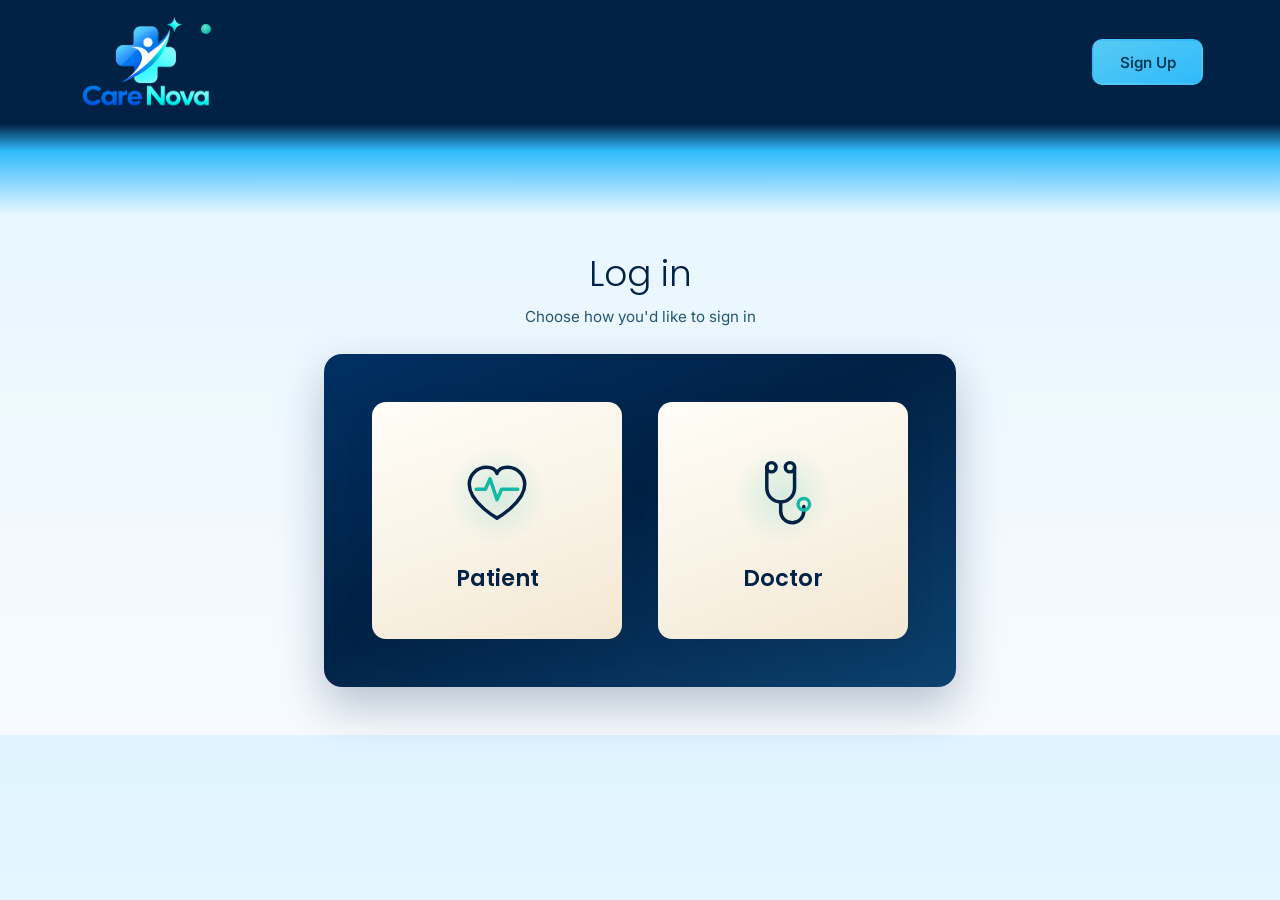
<file: index.html>
<!DOCTYPE html>
<html lang="en">
<head>
    <meta charset="UTF-8">
    <meta name="viewport" content="width=device-width, initial-scale=1.0">
    <title>Care Nova — Login</title>
    <link rel="stylesheet" href="index_ka_style.css">
</head>
<body>

    <!-- Logo / branding bar -->
    <header class="logo">
        <div class="brand">
            <img src="care-nova-logo.png" alt="Care Nova">
            <span class="pulse-dot" aria-hidden="true"></span>
        </div>
        <button class="sign_up" type="button" id="signUpBtn">Sign Up</button>
    </header>

    <!-- Accent bar — nav links will go back in here later -->
    <nav class="bar" aria-label="Main navigation"></nav>

    <!-- Login heading -->
    <div class="page_heading">
        <h1>Log in</h1>
        <p class="page_subheading">Choose how you'd like to sign in</p>
    </div>

    <!-- Login portal -->
    <main class="login_area">
        <div class="login_portal">

            <button class="boxes" type="button" id="patientLoginBtn" aria-label="Continue as Patient">
                <span class="icon_ring">
                    <!-- heartbeat / patient icon -->
                    <svg viewBox="0 0 64 64" width="54" height="54" fill="none" aria-hidden="true">
                        <path d="M32 52C32 52 8 38.5 8 22.8C8 14.6 14.7 8 22.9 8C27 8 30.8 9.9 32 13.4C33.2 9.9 37 8 41.1 8C49.3 8 56 14.6 56 22.8C56 38.5 32 52 32 52Z" stroke="#012145" stroke-width="3" stroke-linejoin="round"/>
                        <path d="M14 27H22L26 18L32 36L36 27H50" stroke="#14B8A6" stroke-width="3" stroke-linecap="round" stroke-linejoin="round"/>
                    </svg>
                </span>
                <p class="box_contents">Patient</p>
            </button>

            <button class="boxes" type="button" id="doctorLoginBtn" aria-label="Continue as Doctor">
                <span class="icon_ring">
                    <!-- stethoscope / doctor icon -->
                    <svg viewBox="0 0 64 64" width="54" height="54" fill="none" aria-hidden="true">
                        <path d="M18 8V26C18 32.6 23.4 38 30 38C36.6 38 42 32.6 42 26V8" stroke="#012145" stroke-width="3" stroke-linecap="round"/>
                        <line x1="18" y1="8" x2="18" y2="8" stroke="#012145" stroke-width="3" stroke-linecap="round"/>
                        <circle cx="22" cy="8" r="4" stroke="#012145" stroke-width="3"/>
                        <circle cx="38" cy="8" r="4" stroke="#012145" stroke-width="3"/>
                        <path d="M30 38V46C30 51.5 34.5 56 40 56C45.5 56 50 51.5 50 46V42" stroke="#012145" stroke-width="3" stroke-linecap="round"/>
                        <circle cx="50" cy="40" r="5" stroke="#14B8A6" stroke-width="3"/>
                    </svg>
                </span>
                <p class="box_contents">Doctor</p>
            </button>

        </div>
    </main>

    <script src="script1.js"></script>
</body>
</html>
</file>
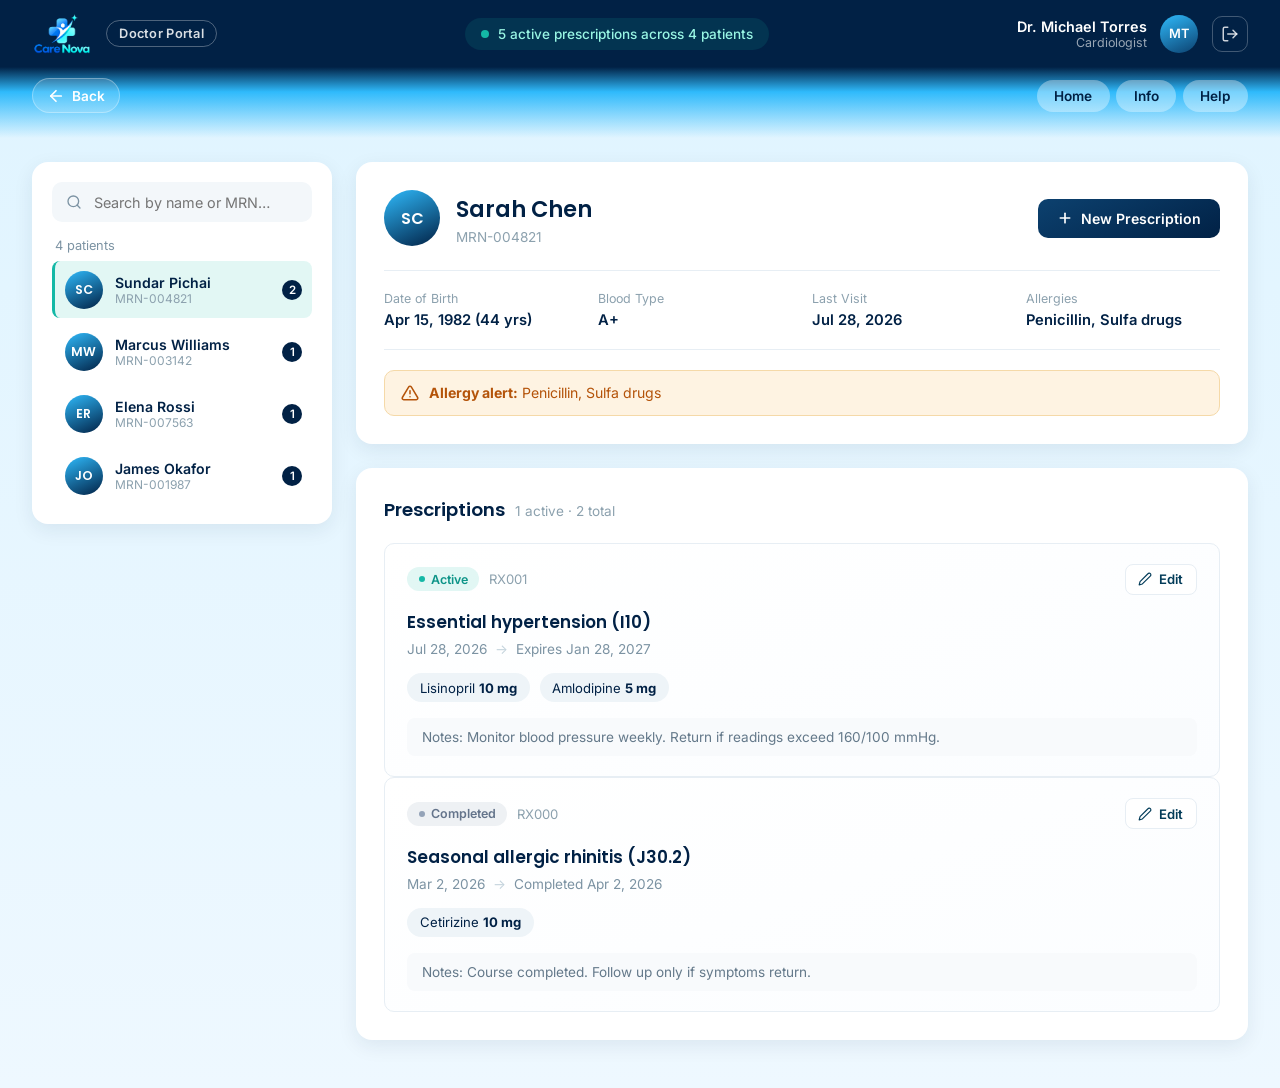
<file: doctor-portal.html>
<!DOCTYPE html>
<html lang="en">
<head>
    <meta charset="UTF-8">
    <meta name="viewport" content="width=device-width, initial-scale=1.0">
    <title>Care Nova — Doctor Portal</title>
    <link rel="stylesheet" href="doctor_style.css">
</head>
<body>

    <!-- Top bar -->
    <header class="dp_topbar">
        <button class="dp_brand" type="button" id="brandLogoBtn" aria-label="Back to login">
            <img src="care-nova-logo.png" alt="Care Nova">
            <span class="dp_portal_badge">Doctor Portal</span>
        </button>

        <div class="dp_summary_pill">
            <span class="dp_pulse" aria-hidden="true"></span>
            5 active prescriptions across 4 patients
        </div>

        <div class="dp_profile">
            <div class="dp_profile_text">
                <span class="dp_profile_name">Dr. Michael Torres</span>
                <span class="dp_profile_role">Cardiologist</span>
            </div>
            <div class="dp_avatar">MT</div>
            <button class="dp_logout" type="button" id="logoutBtn" aria-label="Log out">
                <svg viewBox="0 0 24 24" width="18" height="18" fill="none" stroke="currentColor" stroke-width="2" stroke-linecap="round" stroke-linejoin="round" aria-hidden="true">
                    <path d="M9 21H5a2 2 0 0 1-2-2V5a2 2 0 0 1 2-2h4"/>
                    <polyline points="16 17 21 12 16 7"/>
                    <line x1="21" y1="12" x2="9" y2="12"/>
                </svg>
            </button>
        </div>
    </header>

    <!-- Secondary navbar: back button + page links -->
    <nav class="dp_navbar" aria-label="Portal navigation">
        <button class="dp_back_btn" type="button" id="backBtn" aria-label="Go back">
            <svg viewBox="0 0 24 24" width="18" height="18" fill="none" stroke="currentColor" stroke-width="2.25" stroke-linecap="round" stroke-linejoin="round" aria-hidden="true">
                <line x1="19" y1="12" x2="5" y2="12"/>
                <polyline points="12 19 5 12 12 5"/>
            </svg>
            Back
        </button>

        <div class="dp_nav_links">
            <button class="dp_nav_link" type="button" data-page="Home">Home</button>
            <button class="dp_nav_link" type="button" data-page="Info">Info</button>
            <button class="dp_nav_link" type="button" data-page="Help">Help</button>
        </div>
    </nav>

    <div class="dp_layout">

        <!-- Sidebar: patient list -->
        <aside class="dp_sidebar" aria-label="Patient list">
            <label class="dp_search">
                <svg viewBox="0 0 24 24" width="18" height="18" fill="none" stroke="currentColor" stroke-width="2" stroke-linecap="round" stroke-linejoin="round" aria-hidden="true">
                    <circle cx="11" cy="11" r="8"/>
                    <line x1="21" y1="21" x2="16.65" y2="16.65"/>
                </svg>
                <input type="text" id="patientSearchInput" placeholder="Search by name or MRN…">
            </label>

            <p class="dp_patient_count" id="patientCount">4 patients</p>

            <ul class="dp_patient_list" id="patientList">
                <li>
                    <button class="dp_patient_item is_active" type="button" data-patient-id="sarah-chen">
                        <span class="dp_patient_avatar">SC</span>
                        <span class="dp_patient_info">
                            <span class="dp_patient_name">Sundar Pichai</span>
                            <span class="dp_patient_mrn">MRN-004821</span>
                        </span>
                        <span class="dp_patient_badge">2</span>
                    </button>
                </li>
                <li>
                    <button class="dp_patient_item" type="button" data-patient-id="marcus-williams">
                        <span class="dp_patient_avatar">MW</span>
                        <span class="dp_patient_info">
                            <span class="dp_patient_name">Marcus Williams</span>
                            <span class="dp_patient_mrn">MRN-003142</span>
                        </span>
                        <span class="dp_patient_badge">1</span>
                    </button>
                </li>
                <li>
                    <button class="dp_patient_item" type="button" data-patient-id="elena-rossi">
                        <span class="dp_patient_avatar">ER</span>
                        <span class="dp_patient_info">
                            <span class="dp_patient_name">Elena Rossi</span>
                            <span class="dp_patient_mrn">MRN-007563</span>
                        </span>
                        <span class="dp_patient_badge">1</span>
                    </button>
                </li>
                <li>
                    <button class="dp_patient_item" type="button" data-patient-id="james-okafor">
                        <span class="dp_patient_avatar">JO</span>
                        <span class="dp_patient_info">
                            <span class="dp_patient_name">James Okafor</span>
                            <span class="dp_patient_mrn">MRN-001987</span>
                        </span>
                        <span class="dp_patient_badge">1</span>
                    </button>
                </li>
            </ul>
        </aside>

        <!-- Main panel -->
        <main class="dp_main">

            <section class="dp_patient_card">
                <div class="dp_patient_card_top">
                    <div class="dp_patient_headline">
                        <span class="dp_patient_avatar dp_patient_avatar_lg" id="patientAvatar">SC</span>
                        <div>
                            <h1 id="patientName">Sundar Pichai</h1>
                            <p class="dp_mrn" id="patientMrn">MRN-004821</p>
                        </div>
                    </div>
                    <button class="dp_primary_btn" type="button" id="newRxBtn">
                        <svg viewBox="0 0 24 24" width="16" height="16" fill="none" stroke="currentColor" stroke-width="2.5" stroke-linecap="round" aria-hidden="true">
                            <line x1="12" y1="5" x2="12" y2="19"/>
                            <line x1="5" y1="12" x2="19" y2="12"/>
                        </svg>
                        New Prescription
                    </button>
                </div>

                <div class="dp_info_grid">
                    <div>
                        <span class="dp_info_label">Date of Birth</span>
                        <span class="dp_info_value" id="infoDob">Apr 15, 1982 (44 yrs)</span>
                    </div>
                    <div>
                        <span class="dp_info_label">Blood Type</span>
                        <span class="dp_info_value" id="infoBlood">A+</span>
                    </div>
                    <div>
                        <span class="dp_info_label">Last Visit</span>
                        <span class="dp_info_value" id="infoLastVisit">Jul 28, 2026</span>
                    </div>
                    <div>
                        <span class="dp_info_label">Allergies</span>
                        <span class="dp_info_value" id="infoAllergies">Penicillin, Sulfa drugs</span>
                    </div>
                </div>

                <div class="dp_allergy_alert" id="allergyAlert">
                    <svg viewBox="0 0 24 24" width="18" height="18" fill="none" stroke="currentColor" stroke-width="2" stroke-linecap="round" stroke-linejoin="round" aria-hidden="true">
                        <path d="M10.29 3.86 1.82 18a2 2 0 0 0 1.71 3h16.94a2 2 0 0 0 1.71-3L13.71 3.86a2 2 0 0 0-3.42 0Z"/>
                        <line x1="12" y1="9" x2="12" y2="13"/>
                        <line x1="12" y1="17" x2="12.01" y2="17"/>
                    </svg>
                    <span><strong>Allergy alert:</strong> <span id="allergyAlertText">Penicillin, Sulfa drugs</span></span>
                </div>
            </section>

            <section class="dp_prescriptions">
                <div class="dp_prescriptions_header">
                    <h2>Prescriptions</h2>
                    <span class="dp_prescriptions_meta" id="rxMeta">2 active · 2 total</span>
                </div>

                <!-- Prescription cards get generated into here by doctor.js -->
                <div id="rxList"></div>
            </section>

        </main>
    </div>

    <script src="doctor.js"></script>
</body>
</html>
</file>
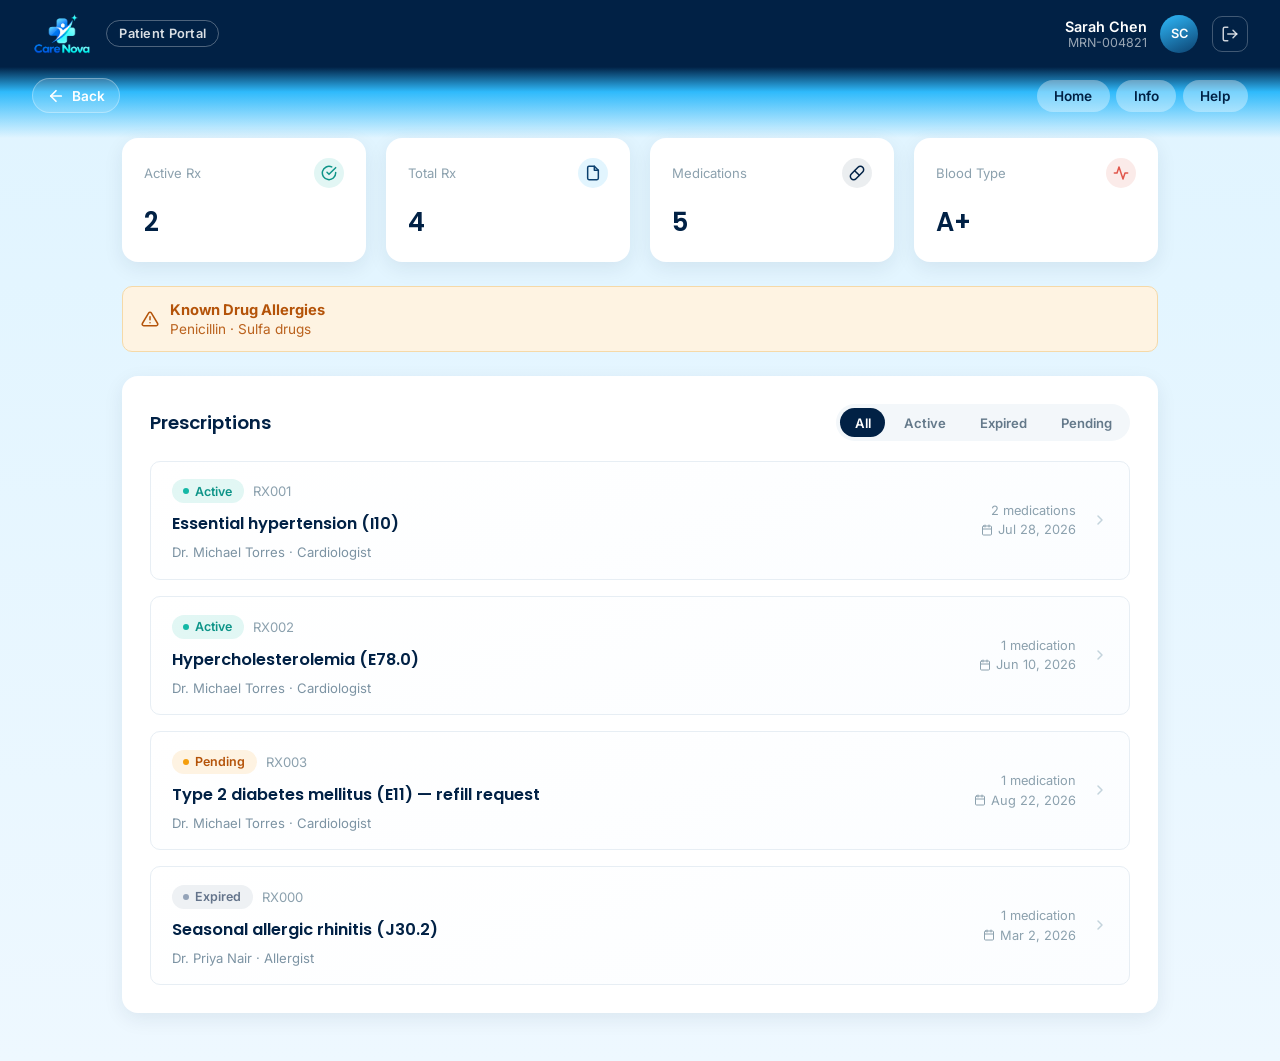
<file: patient-portal.html>
<!DOCTYPE html>
<html lang="en">
<head>
    <meta charset="UTF-8">
    <meta name="viewport" content="width=device-width, initial-scale=1.0">
    <title>Care Nova — Patient Portal</title>
    <link rel="stylesheet" href="patient_style.css">
</head>
<body>
     <!-- Ye file add krna baki hai!!-->

    <!-- Top bar -->
    <header class="pp_topbar">
        <button class="pp_brand" type="button" id="brandLogoBtn" aria-label="Back to login">
            <img src="care-nova-logo.png" alt="Care Nova">
            <span class="pp_portal_badge">Patient Portal</span>
        </button>

        <div class="pp_profile">
            <div class="pp_profile_text">
                <span class="pp_profile_name">Sarah Chen</span>
                <span class="pp_profile_role">MRN-004821</span>
            </div>
            <div class="pp_avatar">SC</div>
            <button class="pp_logout" type="button" id="logoutBtn" aria-label="Log out">
                <svg viewBox="0 0 24 24" width="18" height="18" fill="none" stroke="currentColor" stroke-width="2" stroke-linecap="round" stroke-linejoin="round" aria-hidden="true">
                    <path d="M9 21H5a2 2 0 0 1-2-2V5a2 2 0 0 1 2-2h4"/>
                    <polyline points="16 17 21 12 16 7"/>
                    <line x1="21" y1="12" x2="9" y2="12"/>
                </svg>
            </button>
        </div>
    </header>

    <!-- Secondary navbar: back button + page links -->
    <nav class="pp_navbar" aria-label="Portal navigation">
        <button class="pp_back_btn" type="button" id="backBtn" aria-label="Go back">
            <svg viewBox="0 0 24 24" width="18" height="18" fill="none" stroke="currentColor" stroke-width="2.25" stroke-linecap="round" stroke-linejoin="round" aria-hidden="true">
                <line x1="19" y1="12" x2="5" y2="12"/>
                <polyline points="12 19 5 12 12 5"/>
            </svg>
            Back
        </button>

        <div class="pp_nav_links">
            <button class="pp_nav_link" type="button" data-page="Home">Home</button>
            <button class="pp_nav_link" type="button" data-page="Info">Info</button>
            <button class="pp_nav_link" type="button" data-page="Help">Help</button>
        </div>
    </nav>

    <main class="pp_main">

        <!-- Stat cards -->
        <section class="pp_stats" aria-label="Overview">
            <div class="pp_stat_card">
                <div class="pp_stat_top">
                    <span class="pp_stat_label">Active Rx</span>
                    <span class="pp_stat_icon pp_icon_teal">
                        <svg viewBox="0 0 24 24" width="16" height="16" fill="none" stroke="currentColor" stroke-width="2.25" stroke-linecap="round" stroke-linejoin="round" aria-hidden="true">
                            <path d="M22 11.08V12a10 10 0 1 1-5.93-9.14"/>
                            <polyline points="22 4 12 14.01 9 11.01"/>
                        </svg>
                    </span>
                </div>
                <span class="pp_stat_value" id="statActive">2</span>
            </div>

            <div class="pp_stat_card">
                <div class="pp_stat_top">
                    <span class="pp_stat_label">Total Rx</span>
                    <span class="pp_stat_icon pp_icon_sky">
                        <svg viewBox="0 0 24 24" width="16" height="16" fill="none" stroke="currentColor" stroke-width="2.25" stroke-linecap="round" stroke-linejoin="round" aria-hidden="true">
                            <path d="M14 2H6a2 2 0 0 0-2 2v16a2 2 0 0 0 2 2h12a2 2 0 0 0 2-2V8z"/>
                            <polyline points="14 2 14 8 20 8"/>
                        </svg>
                    </span>
                </div>
                <span class="pp_stat_value" id="statTotal">4</span>
            </div>

            <div class="pp_stat_card">
                <div class="pp_stat_top">
                    <span class="pp_stat_label">Medications</span>
                    <span class="pp_stat_icon pp_icon_navy">
                        <svg viewBox="0 0 24 24" width="16" height="16" fill="none" stroke="currentColor" stroke-width="2.25" stroke-linecap="round" stroke-linejoin="round" aria-hidden="true">
                            <path d="m10.5 20.5 10-10a4.95 4.95 0 1 0-7-7l-10 10a4.95 4.95 0 1 0 7 7Z"/>
                            <line x1="8.5" y1="8.5" x2="15.5" y2="15.5"/>
                        </svg>
                    </span>
                </div>
                <span class="pp_stat_value" id="statMeds">5</span>
            </div>

            <div class="pp_stat_card">
                <div class="pp_stat_top">
                    <span class="pp_stat_label">Blood Type</span>
                    <span class="pp_stat_icon pp_icon_coral">
                        <svg viewBox="0 0 24 24" width="16" height="16" fill="none" stroke="currentColor" stroke-width="2.25" stroke-linecap="round" stroke-linejoin="round" aria-hidden="true">
                            <path d="M22 12h-4l-3 9L9 3l-3 9H2"/>
                        </svg>
                    </span>
                </div>
                <span class="pp_stat_value">A+</span>
            </div>
        </section>

        <!-- Allergy alert -->
        <div class="pp_allergy_alert">
            <svg viewBox="0 0 24 24" width="18" height="18" fill="none" stroke="currentColor" stroke-width="2" stroke-linecap="round" stroke-linejoin="round" aria-hidden="true">
                <path d="M10.29 3.86 1.82 18a2 2 0 0 0 1.71 3h16.94a2 2 0 0 0 1.71-3L13.71 3.86a2 2 0 0 0-3.42 0Z"/>
                <line x1="12" y1="9" x2="12" y2="13"/>
                <line x1="12" y1="17" x2="12.01" y2="17"/>
            </svg>
            <span>
                <strong>Known Drug Allergies</strong>
                <span class="pp_allergy_list">Penicillin · Sulfa drugs</span>
            </span>
        </div>

        <!-- Prescriptions -->
        <section class="pp_prescriptions">
            <div class="pp_prescriptions_header">
                <h2>Prescriptions</h2>
                <div class="pp_filter_tabs" id="filterTabs">
                    <button class="pp_filter_tab is_active" type="button" data-filter="all">All</button>
                    <button class="pp_filter_tab" type="button" data-filter="active">Active</button>
                    <button class="pp_filter_tab" type="button" data-filter="expired">Expired</button>
                    <button class="pp_filter_tab" type="button" data-filter="pending">Pending</button>
                </div>
            </div>

            <!-- Prescription cards get generated into here by patient.js -->
            <div id="rxList"></div>
        </section>

    </main>

    <script src="patient.js"></script>
</body>
</html>
</file>
<file: index_ka_style.css>
/* =========================================================
   Care Nova — Login Page
   Palette:
     --navy      #012145  (brand / dark surfaces)
     --sky       #2FBAFB  (primary accent / interactive)
     --sky-soft  #C7F3FC  (light accent / dividers)
     --ice       #DFF4FF  (page background)
     --cream     #F9F3E6  (card surfaces)
     --ink       #033C59  (body text on light)
     --vital     #14B8A6  (signature "vital pulse" accent)
   Type:
     Display / headings : "Poppins"
     Body / UI           : "Inter"

   Signature idea: a "vital pulse" motif — the badge dot on the
   logo and the glowing ring behind each portal icon share the
   same teal accent and pulse animation, so the one recurring
   visual idea is "a sign of life", fitting a care platform.
   ========================================================= */

@import url('https://fonts.googleapis.com/css2?family=Poppins:wght@300;500;600;700&family=Inter:wght@400;500;600&display=swap');

:root{
    --navy: #012145;
    --navy-soft: #0C416F;
    --sky: #2FBAFB;
    --sky-deep: rgb(47, 186, 251);
    --sky-soft: rgb(199, 243, 252);
    --ice: rgb(223, 244, 255);
    --cream: rgb(249, 243, 230);
    --ink: rgb(3, 60, 89);
    --vital: #14B8A6;

    --radius-md: 10px;
    --radius-lg: 18px;
    --shadow-card: 0 8px 24px rgba(1, 33, 69, 0.18);
    --shadow-card-hover: 0 14px 32px rgba(1, 33, 69, 0.28);
}

*{
    box-sizing: border-box;
}

body{
    margin: 0;
    background: linear-gradient(180deg, rgb(223, 244, 255) 0%, rgb(238, 248, 255) 55%, rgb(247, 251, 255) 100%);
    font-family: 'Inter', sans-serif;
    color: var(--ink);
}

/* ---------- Logo / branding bar ---------- */

.logo{
    background: var(--navy);
    padding: 1rem 6%;
    display: flex;
    justify-content: space-between;
    align-items: center;
    gap: 1rem;
    flex-wrap: wrap;
}

/* Logo, with the "vital pulse" badge back on as a live-status
   dot sitting on the logo mark. */
.brand{
    position: relative;
    display: inline-flex;
    align-items: center;
}

.brand img{
    height: clamp(64px, 9vw, 92px);
    width: auto;
    display: block;
}

.pulse-dot{
    position: absolute;
    top: 6px;
    right: 2px;
    width: 14px;
    height: 14px;
    border-radius: 50%;
    background: radial-gradient(circle at 35% 30%, #5EEAD4, var(--vital) 70%);
    border: 2px solid var(--navy);
    box-shadow: 0 0 0 0 rgba(20, 184, 166, 0.7);
    animation: pulse 2s ease-out infinite;
}

@keyframes pulse{
    0%   { box-shadow: 0 0 0 0 rgba(20, 184, 166, 0.65); }
    70%  { box-shadow: 0 0 0 10px rgba(20, 184, 166, 0); }
    100% { box-shadow: 0 0 0 0 rgba(20, 184, 166, 0); }
}

@media (prefers-reduced-motion: reduce){
    .pulse-dot{ animation: none; }
}

.sign_up{
    background: linear-gradient(155deg, #57CAF3 0%, var(--sky) 100%);
    color: var(--ink);
    border: 2px solid transparent;
    border-radius: var(--radius-md);
    padding: 0.7rem 1.6rem;
    font-family: 'Inter', sans-serif;
    font-weight: 600;
    font-size: 0.95rem;
    cursor: pointer;
    transition: transform 0.15s ease-out, box-shadow 0.15s ease-out, background-color 0.15s ease-out;
    white-space: nowrap;
}

.sign_up:hover{
    background: linear-gradient(155deg, #7ED8F8 0%, #57CAF3 100%);
    transform: translateY(-2px);
    box-shadow: 0 6px 16px rgba(47, 186, 251, 0.4);
}

.sign_up:focus-visible{
    outline: 3px solid var(--vital);
    outline-offset: 2px;
}

/* ---------- Nav bar ---------- */
/* Fades from the navy header into the sky-blue bar so the two
   don't meet on a hard seam, then the bar itself fades toward
   the page background instead of handing off to a second flat
   band of color. */

/* Accent band under the header. No nav content on the login
   screen right now, so instead of a flat colored block it
   fades from the header's navy, through sky-blue, down to
   transparent — reads as an intentional glow rather than an
   empty bar. When nav links come back, give .bar a fixed
   min-height and re-add padding so they sit inside it. */
.bar{
    height: 90px;
    background: linear-gradient(
        180deg,
        var(--navy) 0%,
        var(--sky-deep) 30%,
        rgba(47, 186, 251, 0) 100%
    );
}

.butt{
    padding: 0.5rem 1.1rem;
    font-family: 'Inter', sans-serif;
    font-weight: 600;
    font-size: 0.9rem;
    letter-spacing: 0.02em;
    color: var(--navy);
    background: rgba(255, 255, 255, 0.35);
    border: none;
    border-radius: 999px;
    cursor: pointer;
    transition: background-color 0.15s ease, color 0.15s ease;
}

.butt:hover{
    background-color: rgba(255, 255, 255, 0.7);
}

.butt:focus-visible{
    outline: 3px solid var(--navy);
    outline-offset: 1px;
}

/* ---------- "Log in" heading ---------- */

h1{
    font-family: 'Poppins', sans-serif;
    font-weight: 300;
    color: var(--navy);
    font-size: clamp(1.6rem, 4vw, 2.25rem);
    margin: 0;
}

.page_heading{
    text-align: center;
    padding: 2rem 1rem 0;
}

.page_subheading{
    text-align: center;
    color: var(--ink);
    font-family: 'Inter', sans-serif;
    font-size: 0.95rem;
    opacity: 0.85;
    margin: 0.35rem 0 0;
}

/* ---------- Login portal ---------- */

.login_area{
    display: flex;
    justify-content: center;
    align-items: center;
    padding: 1.75rem 5% 3rem;
}

.login_portal{
    display: flex;
    justify-content: center;
    align-items: stretch;
    flex-wrap: wrap;
    gap: 2.25rem;
    width: fit-content;
    max-width: 100%;
    padding: 3rem;
    background: linear-gradient(155deg, #013063 0%, var(--navy) 45%, var(--navy-soft) 100%);
    border-radius: var(--radius-lg);
    box-shadow: 0 20px 45px rgba(1, 33, 69, 0.25);
}

.boxes{
    display: flex;
    flex-direction: column;
    justify-content: center;
    align-items: center;
    gap: 1.1rem;
    padding: 2.75rem 3rem;
    width: 250px;
    max-width: 100%;
    background: linear-gradient(160deg, #FFFDF7 0%, var(--cream) 55%, #F2E7D2 100%);
    border: none;
    border-radius: 14px;
    cursor: pointer;
    font: inherit;
    text-align: center;
    transition: transform 0.2s ease-out, box-shadow 0.2s ease-out;
    box-shadow: var(--shadow-card);
}

.boxes:hover,
.boxes:focus-visible{
    transform: translateY(-6px);
    box-shadow: var(--shadow-card-hover);
}

.boxes:focus-visible{
    outline: 3px solid var(--vital);
    outline-offset: 3px;
}

.icon_ring{
    display: flex;
    align-items: center;
    justify-content: center;
    width: 98px;
    height: 98px;
    border-radius: 50%;
    background: radial-gradient(circle, rgba(20, 184, 166, 0.16) 0%, rgba(20, 184, 166, 0) 72%);
    transition: background 0.2s ease-out;
}

.boxes:hover .icon_ring,
.boxes:focus-visible .icon_ring{
    background: radial-gradient(circle, rgba(20, 184, 166, 0.3) 0%, rgba(20, 184, 166, 0) 75%);
}

.icon_ring svg{
    width: 74px;
    height: 74px;
    transition: filter 0.2s ease-out;
}

.boxes:hover .icon_ring svg,
.boxes:focus-visible .icon_ring svg{
    filter: drop-shadow(0 0 8px rgba(20, 184, 166, 0.75));
}

.box_contents{
    color: var(--navy);
    font-family: 'Poppins', sans-serif;
    font-weight: 600;
    font-size: 1.4rem;
    margin: 0;
}

/* ---------- Responsive breakpoints ---------- */

@media (max-width: 900px){
    .logo{
        padding: 1rem 5%;
    }
}

@media (max-width: 600px){
    .logo{
        justify-content: space-between;
        padding: 0.85rem 5%;
    }

    .brand img{
        height: 40px;
    }

    .sign_up{
        padding: 0.55rem 1.1rem;
        font-size: 0.85rem;
    }

    .bar{
        gap: 0.35rem;
    }

    .butt{
        font-size: 0.8rem;
        padding: 0.45rem 0.8rem;
    }

    .login_portal{
        flex-direction: column;
        gap: 1.5rem;
        padding: 2rem;
    }

    .boxes{
        width: 100%;
        max-width: 280px;
        padding: 2.25rem 2rem;
    }

    .icon_ring{
        width: 80px;
        height: 80px;
    }

    .icon_ring svg{
        width: 44px;
        height: 44px;
    }
}

/* ---------- Toast (small pop-up confirmation message) ---------- */
/* Used by script.js to show quick feedback like "Coming soon!"
   without needing a real backend or a browser alert() popup. */

.toast{
    position: fixed;
    left: 50%;
    bottom: 2rem;
    transform: translateX(-50%) translateY(20px);
    background: var(--navy);
    color: #fff;
    font-family: 'Inter', sans-serif;
    font-size: 0.9rem;
    font-weight: 500;
    padding: 0.9rem 1.5rem;
    border-radius: 999px;
    box-shadow: 0 10px 30px rgba(1, 33, 69, 0.35);
    opacity: 0;
    pointer-events: none;
    transition: opacity 0.25s ease-out, transform 0.25s ease-out;
    z-index: 1000;
}

.toast.is_visible{
    opacity: 1;
    transform: translateX(-50%) translateY(0);
}
</file>
<file: doctor_style.css>
/* =========================================================
   Care Nova — Doctor Portal
   Shares the login page's palette and type system so this
   reads as the same product:
     --navy   #012145   --sky    #2FBAFB   --cream #F9F3E6
     --ink    #033C59   --vital  #14B8A6   (the "signature" teal)
   Display: Poppins  |  Body/UI: Inter
   ========================================================= */

@import url('https://fonts.googleapis.com/css2?family=Poppins:wght@300;500;600;700&family=Inter:wght@400;500;600&display=swap');

:root{
    --navy: #012145;
    --navy-soft: #0C416F;
    --sky: #2FBAFB;
    --sky-deep: rgb(47, 186, 251);
    --ink: rgb(3, 60, 89);
    --cream: rgb(249, 243, 230);
    --vital: #14B8A6;
    --vital-tint: rgba(20, 184, 166, 0.12);

    --warn: #B45309;
    --warn-bg: #FEF3E2;
    --warn-border: #F5D9A8;

    --line: #E7EEF4;

    --radius-md: 10px;
    --radius-lg: 16px;
    --shadow-card: 0 6px 20px rgba(1, 33, 69, 0.08);
}

*{
    box-sizing: border-box;
}

body{
    margin: 0;
    background: linear-gradient(180deg, rgb(223, 244, 255) 0%, rgb(238, 248, 255) 100%);
    font-family: 'Inter', sans-serif;
    color: var(--ink);
    min-height: 100vh;
}

button{
    font: inherit;
}

/* ---------- Top bar ---------- */

.dp_topbar{
    background: var(--navy);
    display: flex;
    align-items: center;
    justify-content: space-between;
    gap: 1.5rem;
    padding: 0.85rem 2rem;
    flex-wrap: wrap;
}

.dp_brand{
    display: flex;
    align-items: center;
    gap: 0.9rem;
    background: none;
    border: none;
    padding: 0;
    cursor: pointer;
}

.dp_brand:focus-visible{
    outline: 2px solid var(--vital);
    outline-offset: 4px;
    border-radius: 4px;
}

.dp_brand img{
    height: 40px;
    width: auto;
    display: block;
}

.dp_portal_badge{
    color: rgba(255, 255, 255, 0.85);
    font-size: 0.8rem;
    font-weight: 600;
    letter-spacing: 0.02em;
    padding: 0.3rem 0.75rem;
    border: 1px solid rgba(255, 255, 255, 0.3);
    border-radius: 999px;
}

.dp_summary_pill{
    display: flex;
    align-items: center;
    gap: 0.55rem;
    background: var(--vital-tint);
    color: #99F6E4;
    font-size: 0.85rem;
    font-weight: 500;
    padding: 0.5rem 1rem;
    border-radius: 999px;
}

.dp_pulse{
    width: 8px;
    height: 8px;
    border-radius: 50%;
    background: var(--vital);
    box-shadow: 0 0 0 0 rgba(20, 184, 166, 0.7);
    animation: dp_pulse 2s ease-out infinite;
    flex-shrink: 0;
}

@keyframes dp_pulse{
    0%   { box-shadow: 0 0 0 0 rgba(20, 184, 166, 0.6); }
    70%  { box-shadow: 0 0 0 8px rgba(20, 184, 166, 0); }
    100% { box-shadow: 0 0 0 0 rgba(20, 184, 166, 0); }
}

@media (prefers-reduced-motion: reduce){
    .dp_pulse{ animation: none; }
}

.dp_profile{
    display: flex;
    align-items: center;
    gap: 0.85rem;
}

.dp_profile_text{
    display: flex;
    flex-direction: column;
    text-align: right;
}

.dp_profile_name{
    color: #fff;
    font-weight: 600;
    font-size: 0.9rem;
}

.dp_profile_role{
    color: rgba(255, 255, 255, 0.6);
    font-size: 0.78rem;
}

.dp_avatar{
    width: 38px;
    height: 38px;
    border-radius: 50%;
    background: linear-gradient(155deg, var(--sky-deep), var(--navy-soft));
    color: #fff;
    display: flex;
    align-items: center;
    justify-content: center;
    font-weight: 600;
    font-size: 0.8rem;
    flex-shrink: 0;
}

.dp_logout{
    width: 36px;
    height: 36px;
    border-radius: var(--radius-md);
    border: 1px solid rgba(255, 255, 255, 0.25);
    background: transparent;
    color: rgba(255, 255, 255, 0.8);
    display: flex;
    align-items: center;
    justify-content: center;
    cursor: pointer;
    transition: background-color 0.15s ease-out, color 0.15s ease-out;
}

.dp_logout:hover{
    background: rgba(255, 255, 255, 0.12);
    color: #fff;
}

.dp_logout:focus-visible{
    outline: 2px solid var(--vital);
    outline-offset: 2px;
}

/* ---------- Secondary navbar ---------- */
/* Same fading gradient idea as the login page's accent band —
   ties the portal pages back to the login page visually. */

.dp_navbar{
    background: linear-gradient(
        180deg,
        var(--navy) 0%,
        var(--sky-deep) 35%,
        rgba(47, 186, 251, 0) 100%
    );
    display: flex;
    align-items: center;
    justify-content: space-between;
    gap: 1rem;
    padding: 0.7rem 2rem 1.6rem;
    flex-wrap: wrap;
}

.dp_back_btn{
    display: inline-flex;
    align-items: center;
    gap: 0.4rem;
    background: rgba(255, 255, 255, 0.15);
    border: 1px solid rgba(255, 255, 255, 0.3);
    color: #fff;
    border-radius: 999px;
    padding: 0.45rem 0.9rem;
    font-size: 0.85rem;
    font-weight: 600;
    cursor: pointer;
    transition: background-color 0.15s ease-out;
}

.dp_back_btn:hover{
    background: rgba(255, 255, 255, 0.28);
}

.dp_back_btn:focus-visible{
    outline: 2px solid #fff;
    outline-offset: 2px;
}

.dp_nav_links{
    display: flex;
    align-items: center;
    gap: 0.4rem;
    flex-wrap: wrap;
}

.dp_nav_link{
    background: rgba(255, 255, 255, 0.35);
    border: none;
    color: var(--navy);
    font-weight: 600;
    font-size: 0.85rem;
    padding: 0.5rem 1.1rem;
    border-radius: 999px;
    cursor: pointer;
    transition: background-color 0.15s ease-out;
}

.dp_nav_link:hover{
    background: rgba(255, 255, 255, 0.7);
}

.dp_nav_link:focus-visible{
    outline: 2px solid var(--navy);
    outline-offset: 1px;
}

/* ---------- Layout ---------- */

.dp_layout{
    display: flex;
    align-items: flex-start;
    gap: 1.5rem;
    padding: 1.5rem 2rem 3rem;
    max-width: 1400px;
    margin: 0 auto;
}

/* ---------- Sidebar ---------- */

.dp_sidebar{
    width: 300px;
    flex-shrink: 0;
    background: #fff;
    border-radius: var(--radius-lg);
    box-shadow: var(--shadow-card);
    padding: 1.25rem;
}

.dp_search{
    display: flex;
    align-items: center;
    gap: 0.6rem;
    background: #F3F7FA;
    border-radius: var(--radius-md);
    padding: 0.65rem 0.9rem;
    color: #7C93A3;
}

.dp_search input{
    border: none;
    background: transparent;
    outline: none;
    font-family: 'Inter', sans-serif;
    font-size: 0.9rem;
    color: var(--ink);
    width: 100%;
}

.dp_patient_count{
    color: #7C93A3;
    font-size: 0.8rem;
    margin: 1rem 0 0.5rem 0.2rem;
}

.dp_patient_list{
    list-style: none;
    margin: 0;
    padding: 0;
    display: flex;
    flex-direction: column;
    gap: 0.3rem;
}

.dp_patient_item{
    width: 100%;
    display: flex;
    align-items: center;
    gap: 0.75rem;
    background: transparent;
    border: none;
    border-left: 3px solid transparent;
    border-radius: 8px;
    padding: 0.6rem 0.6rem;
    cursor: pointer;
    text-align: left;
    transition: background-color 0.15s ease-out;
}

.dp_patient_item:hover{
    background: #F3F7FA;
}

.dp_patient_item.is_active{
    background: var(--vital-tint);
    border-left-color: var(--vital);
}

.dp_patient_item:focus-visible{
    outline: 2px solid var(--vital);
    outline-offset: -2px;
}

.dp_patient_avatar{
    width: 38px;
    height: 38px;
    border-radius: 50%;
    background: linear-gradient(155deg, var(--sky-deep), var(--navy));
    color: #fff;
    display: flex;
    align-items: center;
    justify-content: center;
    font-family: 'Poppins', sans-serif;
    font-weight: 600;
    font-size: 0.78rem;
    flex-shrink: 0;
}

.dp_patient_info{
    display: flex;
    flex-direction: column;
    flex: 1;
    min-width: 0;
}

.dp_patient_name{
    font-weight: 600;
    font-size: 0.88rem;
    color: var(--navy);
    white-space: nowrap;
    overflow: hidden;
    text-overflow: ellipsis;
}

.dp_patient_mrn{
    font-size: 0.75rem;
    color: #8CA1AE;
}

.dp_patient_badge{
    background: var(--navy);
    color: #fff;
    font-size: 0.72rem;
    font-weight: 600;
    min-width: 20px;
    height: 20px;
    border-radius: 999px;
    display: flex;
    align-items: center;
    justify-content: center;
    padding: 0 0.35rem;
    flex-shrink: 0;
}

/* ---------- Main panel ---------- */

.dp_main{
    flex: 1;
    min-width: 0;
    display: flex;
    flex-direction: column;
    gap: 1.5rem;
}

.dp_patient_card,
.dp_prescriptions{
    background: #fff;
    border-radius: var(--radius-lg);
    box-shadow: var(--shadow-card);
    padding: 1.75rem;
}

.dp_patient_card_top{
    display: flex;
    align-items: center;
    justify-content: space-between;
    gap: 1rem;
    flex-wrap: wrap;
}

.dp_patient_headline{
    display: flex;
    align-items: center;
    gap: 1rem;
}

.dp_patient_avatar_lg{
    width: 56px;
    height: 56px;
    font-size: 1rem;
}

.dp_patient_headline h1{
    font-family: 'Poppins', sans-serif;
    font-weight: 600;
    font-size: 1.4rem;
    color: var(--navy);
    margin: 0;
}

.dp_mrn{
    color: #8CA1AE;
    font-size: 0.85rem;
    margin: 0.2rem 0 0;
}

.dp_primary_btn{
    display: inline-flex;
    align-items: center;
    gap: 0.5rem;
    background: linear-gradient(155deg, var(--navy-soft), var(--navy));
    color: #fff;
    border: none;
    border-radius: var(--radius-md);
    padding: 0.7rem 1.2rem;
    font-weight: 600;
    font-size: 0.88rem;
    cursor: pointer;
    transition: transform 0.15s ease-out, box-shadow 0.15s ease-out;
}

.dp_primary_btn:hover{
    transform: translateY(-2px);
    box-shadow: 0 8px 18px rgba(1, 33, 69, 0.3);
}

.dp_primary_btn:focus-visible{
    outline: 2px solid var(--vital);
    outline-offset: 2px;
}

.dp_info_grid{
    display: grid;
    grid-template-columns: repeat(4, 1fr);
    gap: 1.25rem;
    border-top: 1px solid var(--line);
    border-bottom: 1px solid var(--line);
    margin: 1.5rem 0 1.25rem;
    padding: 1.25rem 0;
}

.dp_info_label{
    display: block;
    color: #8CA1AE;
    font-size: 0.78rem;
    margin-bottom: 0.3rem;
}

.dp_info_value{
    display: block;
    color: var(--navy);
    font-weight: 600;
    font-size: 0.92rem;
}

.dp_allergy_alert{
    display: flex;
    align-items: center;
    gap: 0.6rem;
    background: var(--warn-bg);
    border: 1px solid var(--warn-border);
    color: var(--warn);
    border-radius: var(--radius-md);
    padding: 0.8rem 1rem;
    font-size: 0.88rem;
}

.dp_allergy_alert svg{
    flex-shrink: 0;
}

/* ---------- Prescriptions ---------- */

.dp_prescriptions_header{
    display: flex;
    align-items: baseline;
    gap: 0.6rem;
    margin-bottom: 1.25rem;
}

.dp_prescriptions_header h2{
    font-family: 'Poppins', sans-serif;
    font-weight: 600;
    font-size: 1.15rem;
    color: var(--navy);
    margin: 0;
}

.dp_prescriptions_meta{
    color: #8CA1AE;
    font-size: 0.85rem;
}

.dp_rx_card{
    border: 1px solid var(--line);
    border-radius: var(--radius-md);
    padding: 1.25rem 1.4rem;
    background: linear-gradient(160deg, #FFFFFF 0%, #FBFDFF 100%);
}

.dp_rx_top{
    display: flex;
    align-items: center;
    justify-content: space-between;
    gap: 1rem;
    flex-wrap: wrap;
}

.dp_rx_top_left{
    display: flex;
    align-items: center;
    gap: 0.6rem;
}

.dp_status_pill{
    display: inline-flex;
    align-items: center;
    gap: 0.4rem;
    background: var(--vital-tint);
    color: #0D9488;
    font-size: 0.78rem;
    font-weight: 600;
    padding: 0.28rem 0.7rem;
    border-radius: 999px;
}

.dp_status_pill::before{
    content: '';
    width: 6px;
    height: 6px;
    border-radius: 50%;
    background: var(--vital);
}

.dp_status_pill.is_complete{
    background: #EEF1F4;
    color: #64748B;
}

.dp_status_pill.is_complete::before{
    background: #94A3B8;
}

.dp_rx_id{
    color: #8CA1AE;
    font-size: 0.82rem;
}

.dp_edit_btn{
    display: inline-flex;
    align-items: center;
    gap: 0.4rem;
    background: #fff;
    border: 1px solid var(--line);
    color: var(--ink);
    border-radius: 8px;
    padding: 0.4rem 0.8rem;
    font-size: 0.82rem;
    font-weight: 600;
    cursor: pointer;
    transition: background-color 0.15s ease-out;
}

.dp_edit_btn:hover{
    background: #F3F7FA;
}

.dp_edit_btn:focus-visible{
    outline: 2px solid var(--vital);
    outline-offset: 2px;
}

.dp_rx_title{
    font-family: 'Poppins', sans-serif;
    font-weight: 600;
    font-size: 1.05rem;
    color: var(--navy);
    margin: 0.9rem 0 0.4rem;
}

.dp_rx_dates{
    display: flex;
    align-items: center;
    gap: 0.5rem;
    color: #7C93A3;
    font-size: 0.85rem;
    margin-bottom: 1rem;
}

.dp_rx_arrow{
    color: #C3D3DC;
}

.dp_med_pills{
    display: flex;
    flex-wrap: wrap;
    gap: 0.6rem;
    margin-bottom: 1rem;
}

.dp_med_pill{
    background: #EEF4F8;
    color: var(--navy);
    font-size: 0.82rem;
    padding: 0.4rem 0.8rem;
    border-radius: 999px;
}

.dp_med_pill b{
    font-weight: 700;
}

.dp_rx_notes{
    background: #F8FAFC;
    border-radius: 8px;
    padding: 0.7rem 0.9rem;
    font-size: 0.85rem;
    color: #64798A;
    margin: 0;
}

/* ---------- Responsive ---------- */

@media (max-width: 1000px){
    .dp_layout{
        flex-direction: column;
    }

    .dp_sidebar{
        width: 100%;
    }

    .dp_patient_list{
        flex-direction: row;
        overflow-x: auto;
        padding-bottom: 0.25rem;
    }

    .dp_patient_item{
        flex-shrink: 0;
        width: 220px;
        border-left: none;
        border-bottom: 3px solid transparent;
    }

    .dp_patient_item.is_active{
        border-bottom-color: var(--vital);
    }

    .dp_info_grid{
        grid-template-columns: repeat(2, 1fr);
    }
}

@media (max-width: 640px){
    .dp_navbar{
        padding: 0.6rem 1.25rem 1.3rem;
        justify-content: center;
    }

    .dp_nav_link{
        padding: 0.45rem 0.85rem;
        font-size: 0.8rem;
    }

    .dp_topbar{
        padding: 0.85rem 1.25rem;
    }

    .dp_summary_pill{
        order: 3;
        width: 100%;
        justify-content: center;
    }

    .dp_profile_text{
        display: none;
    }

    .dp_layout{
        padding: 1.25rem 1.25rem 2.5rem;
    }

    .dp_patient_card,
    .dp_prescriptions{
        padding: 1.25rem;
    }

    .dp_patient_card_top{
        flex-direction: column;
        align-items: flex-start;
    }

    .dp_primary_btn{
        width: 100%;
        justify-content: center;
    }

    .dp_info_grid{
        grid-template-columns: 1fr 1fr;
    }
}

/* ---------- Toast (small pop-up confirmation) ---------- */
/* Same idea as the login page — quick feedback for buttons
   that aren't wired to a real backend yet. */

.toast{
    position: fixed;
    left: 50%;
    bottom: 2rem;
    transform: translateX(-50%) translateY(20px);
    background: var(--navy);
    color: #fff;
    font-family: 'Inter', sans-serif;
    font-size: 0.9rem;
    font-weight: 500;
    padding: 0.9rem 1.5rem;
    border-radius: 999px;
    box-shadow: 0 10px 30px rgba(1, 33, 69, 0.35);
    opacity: 0;
    pointer-events: none;
    transition: opacity 0.25s ease-out, transform 0.25s ease-out;
    z-index: 1000;
}

.toast.is_visible{
    opacity: 1;
    transform: translateX(-50%) translateY(0);
}
</file>
<file: patient_style.css>
/* =========================================================
   Care Nova — Patient Portal
   Same design system as the login page and Doctor Portal:
     --navy #012145   --sky #2FBAFB   --vital #14B8A6
   Display: Poppins  |  Body/UI: Inter
   ========================================================= */

@import url('https://fonts.googleapis.com/css2?family=Poppins:wght@300;500;600;700&family=Inter:wght@400;500;600&display=swap');

:root{
    --navy: #012145;
    --navy-soft: #0C416F;
    --sky: #2FBAFB;
    --sky-deep: rgb(47, 186, 251);
    --ink: rgb(3, 60, 89);
    --vital: #14B8A6;
    --vital-tint: rgba(20, 184, 166, 0.12);
    --coral: #E1574C;
    --coral-tint: rgba(225, 87, 76, 0.12);

    --warn: #B45309;
    --warn-bg: #FEF3E2;
    --warn-border: #F5D9A8;

    --line: #E7EEF4;

    --radius-md: 10px;
    --radius-lg: 16px;
    --shadow-card: 0 6px 20px rgba(1, 33, 69, 0.08);
}

*{
    box-sizing: border-box;
}

body{
    margin: 0;
    background: linear-gradient(180deg, rgb(223, 244, 255) 0%, rgb(238, 248, 255) 100%);
    font-family: 'Inter', sans-serif;
    color: var(--ink);
    min-height: 100vh;
}

button{
    font: inherit;
}

/* ---------- Top bar ---------- */

.pp_topbar{
    background: var(--navy);
    display: flex;
    align-items: center;
    justify-content: space-between;
    gap: 1.5rem;
    padding: 0.85rem 2rem;
    flex-wrap: wrap;
}

.pp_brand{
    display: flex;
    align-items: center;
    gap: 0.9rem;
    background: none;
    border: none;
    padding: 0;
    cursor: pointer;
}

.pp_brand:focus-visible{
    outline: 2px solid var(--vital);
    outline-offset: 4px;
    border-radius: 4px;
}

.pp_brand img{
    height: 40px;
    width: auto;
    display: block;
}

.pp_portal_badge{
    color: rgba(255, 255, 255, 0.85);
    font-size: 0.8rem;
    font-weight: 600;
    letter-spacing: 0.02em;
    padding: 0.3rem 0.75rem;
    border: 1px solid rgba(255, 255, 255, 0.3);
    border-radius: 999px;
}

.pp_profile{
    display: flex;
    align-items: center;
    gap: 0.85rem;
}

.pp_profile_text{
    display: flex;
    flex-direction: column;
    text-align: right;
}

.pp_profile_name{
    color: #fff;
    font-weight: 600;
    font-size: 0.9rem;
}

.pp_profile_role{
    color: rgba(255, 255, 255, 0.6);
    font-size: 0.78rem;
}

.pp_avatar{
    width: 38px;
    height: 38px;
    border-radius: 50%;
    background: linear-gradient(155deg, var(--sky-deep), var(--navy-soft));
    color: #fff;
    display: flex;
    align-items: center;
    justify-content: center;
    font-weight: 600;
    font-size: 0.8rem;
    flex-shrink: 0;
}

.pp_logout{
    width: 36px;
    height: 36px;
    border-radius: var(--radius-md);
    border: 1px solid rgba(255, 255, 255, 0.25);
    background: transparent;
    color: rgba(255, 255, 255, 0.8);
    display: flex;
    align-items: center;
    justify-content: center;
    cursor: pointer;
    transition: background-color 0.15s ease-out, color 0.15s ease-out;
}

.pp_logout:hover{
    background: rgba(255, 255, 255, 0.12);
    color: #fff;
}

.pp_logout:focus-visible{
    outline: 2px solid var(--vital);
    outline-offset: 2px;
}

/* ---------- Secondary navbar ---------- */

.pp_navbar{
    background: linear-gradient(
        180deg,
        var(--navy) 0%,
        var(--sky-deep) 35%,
        rgba(47, 186, 251, 0) 100%
    );
    display: flex;
    align-items: center;
    justify-content: space-between;
    gap: 1rem;
    padding: 0.7rem 2rem 1.6rem;
    flex-wrap: wrap;
}

.pp_back_btn{
    display: inline-flex;
    align-items: center;
    gap: 0.4rem;
    background: rgba(255, 255, 255, 0.15);
    border: 1px solid rgba(255, 255, 255, 0.3);
    color: #fff;
    border-radius: 999px;
    padding: 0.45rem 0.9rem;
    font-size: 0.85rem;
    font-weight: 600;
    cursor: pointer;
    transition: background-color 0.15s ease-out;
}

.pp_back_btn:hover{
    background: rgba(255, 255, 255, 0.28);
}

.pp_back_btn:focus-visible{
    outline: 2px solid #fff;
    outline-offset: 2px;
}

.pp_nav_links{
    display: flex;
    align-items: center;
    gap: 0.4rem;
    flex-wrap: wrap;
}

.pp_nav_link{
    background: rgba(255, 255, 255, 0.35);
    border: none;
    color: var(--navy);
    font-weight: 600;
    font-size: 0.85rem;
    padding: 0.5rem 1.1rem;
    border-radius: 999px;
    cursor: pointer;
    transition: background-color 0.15s ease-out;
}

.pp_nav_link:hover{
    background: rgba(255, 255, 255, 0.7);
}

.pp_nav_link:focus-visible{
    outline: 2px solid var(--navy);
    outline-offset: 1px;
}

/* ---------- Main ---------- */

.pp_main{
    max-width: 1100px;
    margin: 0 auto;
    padding: 0 2rem 3rem;
    display: flex;
    flex-direction: column;
    gap: 1.5rem;
}

/* ---------- Stat cards ---------- */

.pp_stats{
    display: grid;
    grid-template-columns: repeat(4, 1fr);
    gap: 1.25rem;
}

.pp_stat_card{
    background: #fff;
    border-radius: var(--radius-lg);
    box-shadow: var(--shadow-card);
    padding: 1.25rem 1.4rem;
}

.pp_stat_top{
    display: flex;
    align-items: center;
    justify-content: space-between;
    margin-bottom: 0.9rem;
}

.pp_stat_label{
    color: #8CA1AE;
    font-size: 0.82rem;
}

.pp_stat_icon{
    width: 30px;
    height: 30px;
    border-radius: 50%;
    display: flex;
    align-items: center;
    justify-content: center;
    flex-shrink: 0;
}

.pp_icon_teal{ background: var(--vital-tint); color: #0D9488; }
.pp_icon_sky{ background: rgba(47, 186, 251, 0.14); color: var(--navy-soft); }
.pp_icon_navy{ background: rgba(1, 33, 69, 0.08); color: var(--navy); }
.pp_icon_coral{ background: var(--coral-tint); color: var(--coral); }

.pp_stat_value{
    display: block;
    font-family: 'Poppins', sans-serif;
    font-weight: 600;
    font-size: 1.6rem;
    color: var(--navy);
}

/* ---------- Allergy alert ---------- */

.pp_allergy_alert{
    display: flex;
    align-items: center;
    gap: 0.7rem;
    background: var(--warn-bg);
    border: 1px solid var(--warn-border);
    color: var(--warn);
    border-radius: var(--radius-md);
    padding: 0.9rem 1.1rem;
}

.pp_allergy_alert svg{
    flex-shrink: 0;
}

.pp_allergy_alert strong{
    display: block;
    font-size: 0.92rem;
}

.pp_allergy_list{
    display: block;
    font-size: 0.85rem;
    opacity: 0.9;
    margin-top: 0.1rem;
}

/* ---------- Prescriptions ---------- */

.pp_prescriptions{
    background: #fff;
    border-radius: var(--radius-lg);
    box-shadow: var(--shadow-card);
    padding: 1.75rem;
}

.pp_prescriptions_header{
    display: flex;
    align-items: center;
    justify-content: space-between;
    gap: 1rem;
    flex-wrap: wrap;
    margin-bottom: 1.25rem;
}

.pp_prescriptions_header h2{
    font-family: 'Poppins', sans-serif;
    font-weight: 600;
    font-size: 1.15rem;
    color: var(--navy);
    margin: 0;
}

.pp_filter_tabs{
    display: flex;
    gap: 0.3rem;
    background: #F3F7FA;
    border-radius: 999px;
    padding: 0.25rem;
}

.pp_filter_tab{
    background: transparent;
    border: none;
    color: #64798A;
    font-weight: 600;
    font-size: 0.82rem;
    padding: 0.4rem 0.9rem;
    border-radius: 999px;
    cursor: pointer;
    transition: background-color 0.15s ease-out, color 0.15s ease-out;
}

.pp_filter_tab:hover{
    color: var(--navy);
}

.pp_filter_tab.is_active{
    background: var(--navy);
    color: #fff;
}

.pp_filter_tab:focus-visible{
    outline: 2px solid var(--vital);
    outline-offset: 2px;
}

/* ---------- Prescription cards ---------- */

.pp_rx_card{
    border: 1px solid var(--line);
    border-radius: var(--radius-md);
    margin-bottom: 1rem;
    overflow: hidden;
    background: linear-gradient(160deg, #FFFFFF 0%, #FBFDFF 100%);
}

.pp_rx_card:last-child{
    margin-bottom: 0;
}

.pp_rx_summary{
    width: 100%;
    display: flex;
    align-items: center;
    justify-content: space-between;
    gap: 1rem;
    background: none;
    border: none;
    text-align: left;
    cursor: pointer;
    padding: 1.1rem 1.3rem;
}

.pp_rx_summary:focus-visible{
    outline: 2px solid var(--vital);
    outline-offset: -2px;
}

.pp_rx_left{
    display: flex;
    flex-direction: column;
    gap: 0.5rem;
    min-width: 0;
}

.pp_rx_top_row{
    display: flex;
    align-items: center;
    gap: 0.6rem;
}

.pp_status_pill{
    display: inline-flex;
    align-items: center;
    gap: 0.4rem;
    font-size: 0.78rem;
    font-weight: 600;
    padding: 0.28rem 0.7rem;
    border-radius: 999px;
}

.pp_status_pill::before{
    content: '';
    width: 6px;
    height: 6px;
    border-radius: 50%;
}

.pp_status_pill.status_active{
    background: var(--vital-tint);
    color: #0D9488;
}
.pp_status_pill.status_active::before{ background: var(--vital); }

.pp_status_pill.status_expired{
    background: #EEF1F4;
    color: #64748B;
}
.pp_status_pill.status_expired::before{ background: #94A3B8; }

.pp_status_pill.status_pending{
    background: #FEF3E2;
    color: #B45309;
}
.pp_status_pill.status_pending::before{ background: #F59E0B; }

.pp_rx_id{
    color: #8CA1AE;
    font-size: 0.82rem;
}

.pp_rx_title{
    font-family: 'Poppins', sans-serif;
    font-weight: 600;
    font-size: 1.02rem;
    color: var(--navy);
    margin: 0;
    white-space: nowrap;
    overflow: hidden;
    text-overflow: ellipsis;
}

.pp_rx_doctor{
    font-size: 0.82rem;
    color: #7C93A3;
}

.pp_rx_right{
    display: flex;
    align-items: center;
    gap: 1rem;
    flex-shrink: 0;
}

.pp_rx_meta{
    display: flex;
    flex-direction: column;
    align-items: flex-end;
    gap: 0.3rem;
    font-size: 0.8rem;
    color: #8CA1AE;
}

.pp_rx_date{
    display: flex;
    align-items: center;
    gap: 0.35rem;
}

.pp_rx_chevron{
    color: #C3D3DC;
    transition: transform 0.2s ease-out;
    flex-shrink: 0;
}

.pp_rx_card.is_open .pp_rx_chevron{
    transform: rotate(90deg);
}

.pp_rx_details{
    max-height: 0;
    overflow: hidden;
    transition: max-height 0.25s ease-out;
    border-top: 1px solid transparent;
}

.pp_rx_card.is_open .pp_rx_details{
    border-top-color: var(--line);
}

.pp_rx_details_inner{
    padding: 1.1rem 1.3rem 1.3rem;
}

.pp_med_pills{
    display: flex;
    flex-wrap: wrap;
    gap: 0.6rem;
    margin-bottom: 0.9rem;
}

.pp_med_pill{
    background: #EEF4F8;
    color: var(--navy);
    font-size: 0.82rem;
    padding: 0.4rem 0.8rem;
    border-radius: 999px;
}

.pp_med_pill b{
    font-weight: 700;
}

.pp_rx_notes{
    background: #F8FAFC;
    border-radius: 8px;
    padding: 0.7rem 0.9rem;
    font-size: 0.85rem;
    color: #64798A;
    margin: 0;
}

/* ---------- Responsive ---------- */

@media (max-width: 900px){
    .pp_stats{
        grid-template-columns: repeat(2, 1fr);
    }
}

@media (max-width: 640px){
    .pp_topbar{
        padding: 0.85rem 1.25rem;
    }

    .pp_profile_text{
        display: none;
    }

    .pp_navbar{
        padding: 0.6rem 1.25rem 1.3rem;
        justify-content: center;
    }

    .pp_nav_link{
        padding: 0.45rem 0.85rem;
        font-size: 0.8rem;
    }

    .pp_main{
        padding: 0 1.25rem 2.5rem;
    }

    .pp_stats{
        grid-template-columns: 1fr 1fr;
        gap: 0.9rem;
    }

    .pp_prescriptions{
        padding: 1.25rem;
    }

    .pp_prescriptions_header{
        flex-direction: column;
        align-items: flex-start;
    }

    .pp_rx_summary{
        flex-direction: column;
        align-items: flex-start;
        gap: 0.8rem;
    }

    .pp_rx_right{
        width: 100%;
        justify-content: space-between;
    }

    .pp_rx_meta{
        align-items: flex-start;
    }
}

/* ---------- Toast (shared pattern with other pages) ---------- */

.toast{
    position: fixed;
    left: 50%;
    bottom: 2rem;
    transform: translateX(-50%) translateY(20px);
    background: var(--navy);
    color: #fff;
    font-family: 'Inter', sans-serif;
    font-size: 0.9rem;
    font-weight: 500;
    padding: 0.9rem 1.5rem;
    border-radius: 999px;
    box-shadow: 0 10px 30px rgba(1, 33, 69, 0.35);
    opacity: 0;
    pointer-events: none;
    transition: opacity 0.25s ease-out, transform 0.25s ease-out;
    z-index: 1000;
}

.toast.is_visible{
    opacity: 1;
    transform: translateX(-50%) translateY(0);
}
</file>
